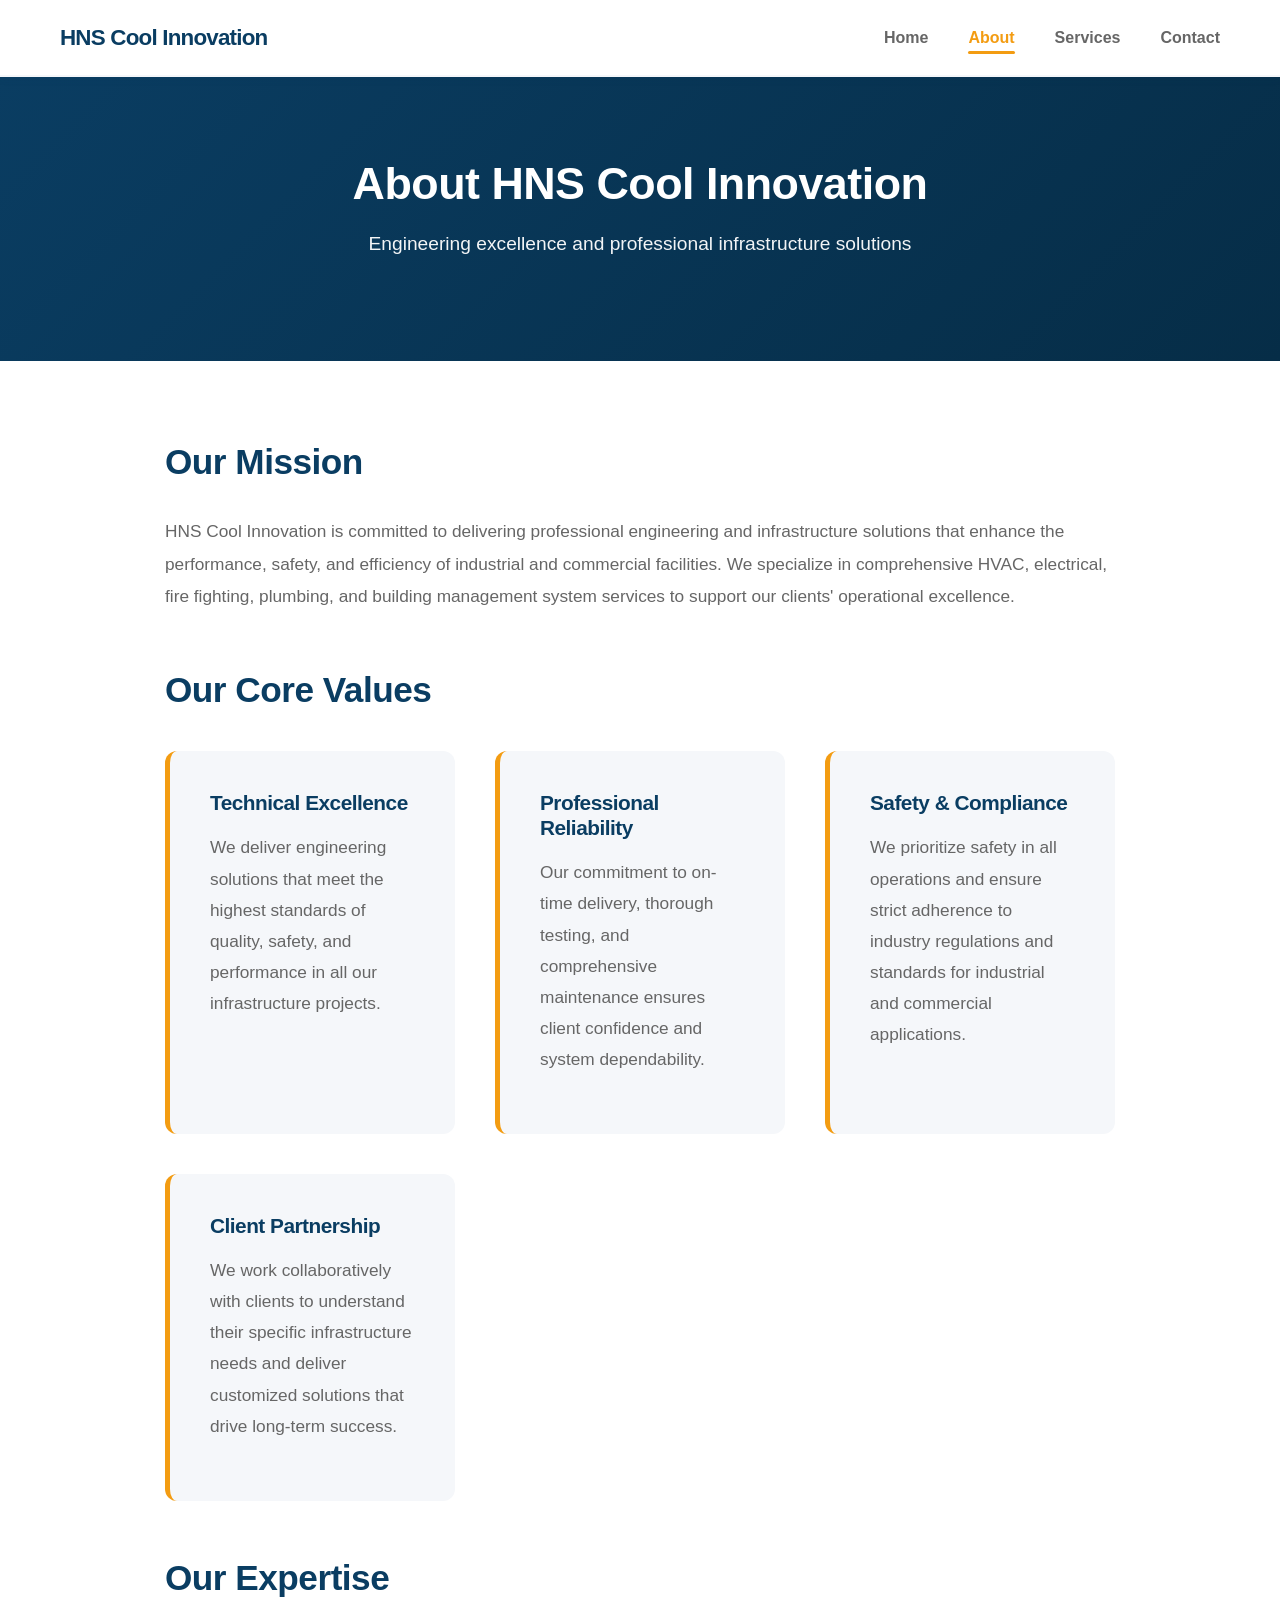
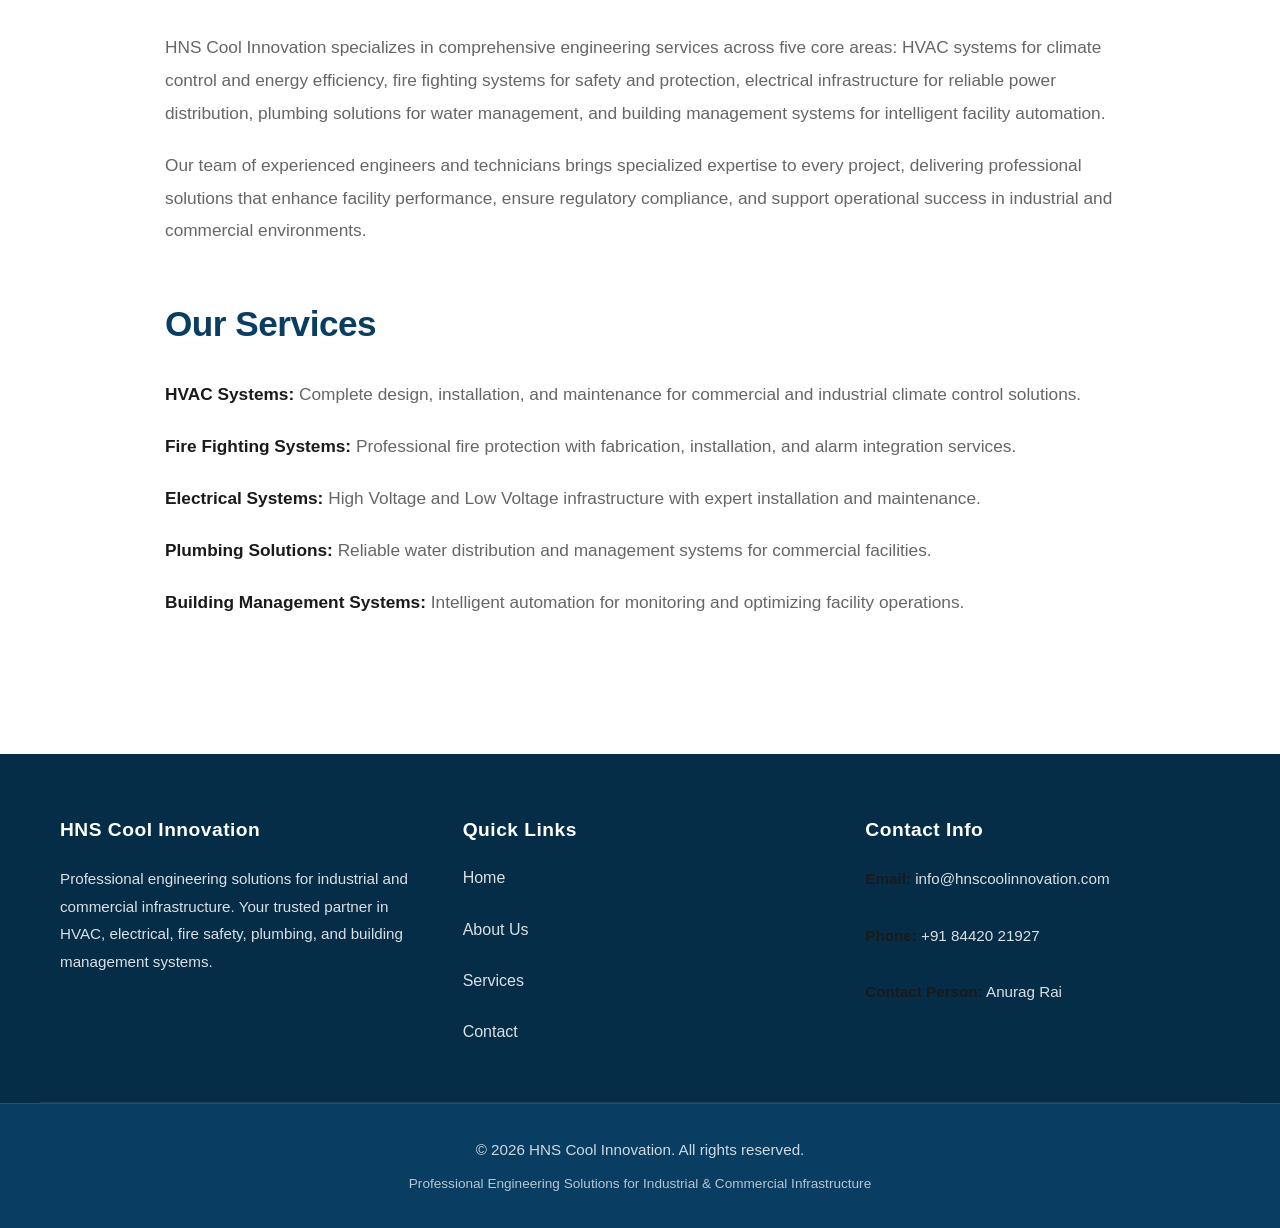
<file: about.html>
<!DOCTYPE html>
<html lang="en">
<head>
    <meta charset="UTF-8">
    <meta name="viewport" content="width=device-width, initial-scale=1.0">
    <meta name="description" content="About HNS Cool Innovation - Professional engineering services company. Learn about our expertise in HVAC, Fire Fighting, Electrical, Plumbing & BMS solutions. Contact: +91 84420 21927">
    <meta name="keywords" content="engineering company, HVAC services, fire protection systems, electrical contractor, infrastructure solutions">
    <title>About Us - HNS Cool Innovation | Professional Engineering Services</title>
    <link rel="stylesheet" href="style.css">
    <!-- Google Analytics -->
    <script async src="https://www.googletagmanager.com/gtag/js?id=G-4N787Q70VN"></script>
    <script>
      window.dataLayer = window.dataLayer || [];
      function gtag(){dataLayer.push(arguments);}
      gtag('js', new Date());
      gtag('config', 'G-4N787Q70VN');
    </script>
</head>
<body>
    <!-- Navigation Header -->
    <header class="header">
        <nav class="navbar">
            <div class="nav-container">
                <div class="logo">
                    <a href="index.html">HNS Cool Innovation</a>
                </div>
                <ul class="nav-links">
                    <li><a href="index.html">Home</a></li>
                    <li><a href="about.html" class="active">About</a></li>
                    <li><a href="services.html">Services</a></li>
                    <li><a href="contact.html">Contact</a></li>
                </ul>
            </div>
        </nav>
    </header>

    <!-- Main Content -->
    <main>
        <!-- Page Header -->
        <section class="page-header">
            <div class="container">
                <h1>About HNS Cool Innovation</h1>
                <p>Engineering excellence and professional infrastructure solutions</p>
            </div>
        </section>

        <!-- About Content -->
        <section class="about-content">
            <div class="container">
                <!-- Mission Section -->
                <div class="about-section">
                    <h2>Our Mission</h2>
                    <p>HNS Cool Innovation is committed to delivering professional engineering and infrastructure solutions that enhance the performance, safety, and efficiency of industrial and commercial facilities. We specialize in comprehensive HVAC, electrical, fire fighting, plumbing, and building management system services to support our clients' operational excellence.</p>
                </div>

                <!-- Values Section -->
                <div class="about-section">
                    <h2>Our Core Values</h2>
                    <div class="values-grid">
                        <div class="value-item">
                            <h3>Technical Excellence</h3>
                            <p>We deliver engineering solutions that meet the highest standards of quality, safety, and performance in all our infrastructure projects.</p>
                        </div>
                        <div class="value-item">
                            <h3>Professional Reliability</h3>
                            <p>Our commitment to on-time delivery, thorough testing, and comprehensive maintenance ensures client confidence and system dependability.</p>
                        </div>
                        <div class="value-item">
                            <h3>Safety & Compliance</h3>
                            <p>We prioritize safety in all operations and ensure strict adherence to industry regulations and standards for industrial and commercial applications.</p>
                        </div>
                        <div class="value-item">
                            <h3>Client Partnership</h3>
                            <p>We work collaboratively with clients to understand their specific infrastructure needs and deliver customized solutions that drive long-term success.</p>
                        </div>
                    </div>
                </div>

                <!-- History Section -->
                <div class="about-section">
                    <h2>Our Expertise</h2>
                    <p>HNS Cool Innovation specializes in comprehensive engineering services across five core areas: HVAC systems for climate control and energy efficiency, fire fighting systems for safety and protection, electrical infrastructure for reliable power distribution, plumbing solutions for water management, and building management systems for intelligent facility automation.</p>
                    <p>Our team of experienced engineers and technicians brings specialized expertise to every project, delivering professional solutions that enhance facility performance, ensure regulatory compliance, and support operational success in industrial and commercial environments.</p>
                </div>

                <!-- Team Section -->
                <div class="about-section">
                    <h2>Our Services</h2>
                    <p><strong>HVAC Systems:</strong> Complete design, installation, and maintenance for commercial and industrial climate control solutions.</p>
                    <p><strong>Fire Fighting Systems:</strong> Professional fire protection with fabrication, installation, and alarm integration services.</p>
                    <p><strong>Electrical Systems:</strong> High Voltage and Low Voltage infrastructure with expert installation and maintenance.</p>
                    <p><strong>Plumbing Solutions:</strong> Reliable water distribution and management systems for commercial facilities.</p>
                    <p><strong>Building Management Systems:</strong> Intelligent automation for monitoring and optimizing facility operations.</p>
                </div>
            </div>
        </section>
    </main>

    <!-- Footer -->
    <footer class="footer">
        <div class="container">
            <div class="footer-section">
                <h3>HNS Cool Innovation</h3>
                <p>Professional engineering solutions for industrial and commercial infrastructure. Your trusted partner in HVAC, electrical, fire safety, plumbing, and building management systems.</p>
            </div>
            <div class="footer-section">
                <h3>Quick Links</h3>
                <ul class="footer-links">
                    <li><a href="index.html">Home</a></li>
                    <li><a href="about.html">About Us</a></li>
                    <li><a href="services.html">Services</a></li>
                    <li><a href="contact.html">Contact</a></li>
                </ul>
            </div>
            <div class="footer-section">
                <h3>Contact Info</h3>
                <p><strong>Email:</strong> <a href="mailto:info@hnscoolinnovation.com">info@hnscoolinnovation.com</a></p>
                <p><strong>Phone:</strong> <a href="tel:+918442021927">+91 84420 21927</a></p>
                <p><strong>Contact Person:</strong> Anurag Rai</p>
            </div>
        </div>
        <div class="footer-bottom">
            <p>&copy; 2026 HNS Cool Innovation. All rights reserved.</p>
            <p>Professional Engineering Solutions for Industrial & Commercial Infrastructure</p>
        </div>
    </footer>
</body>
</html>
</file>
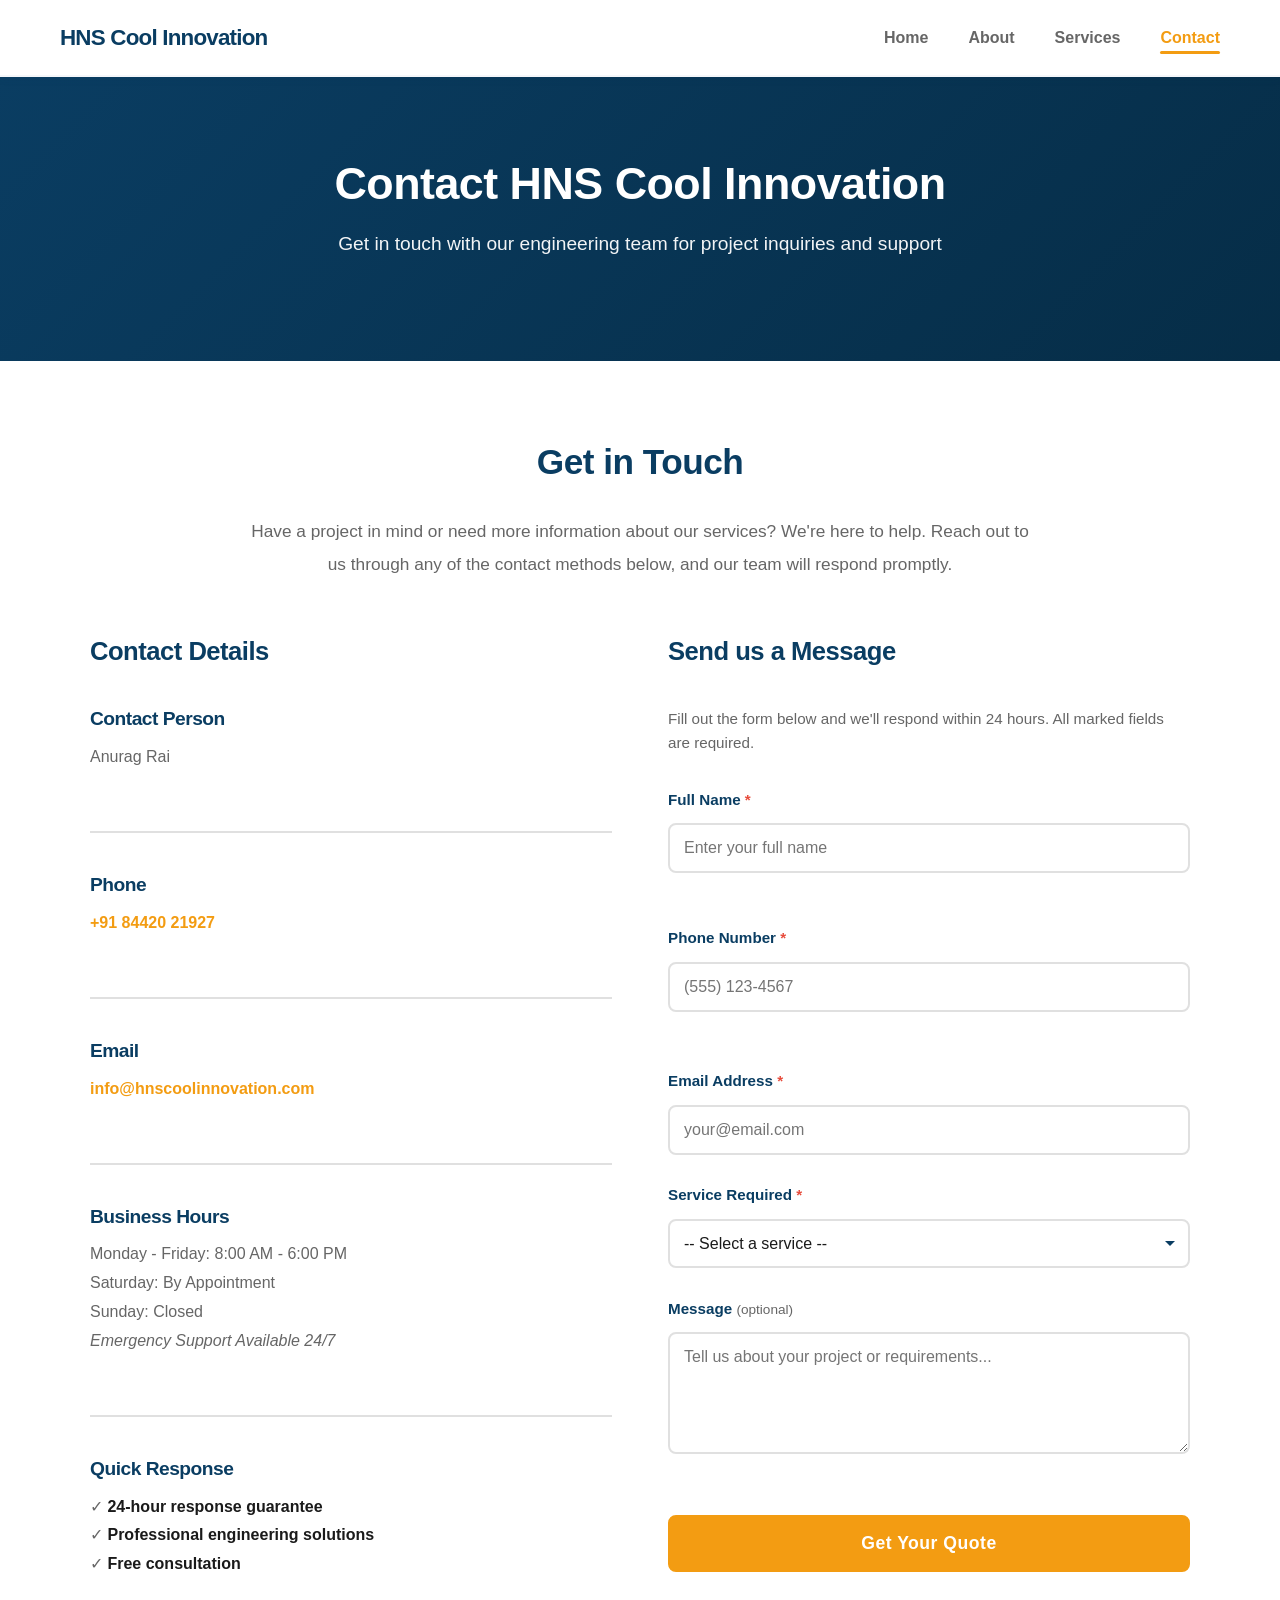
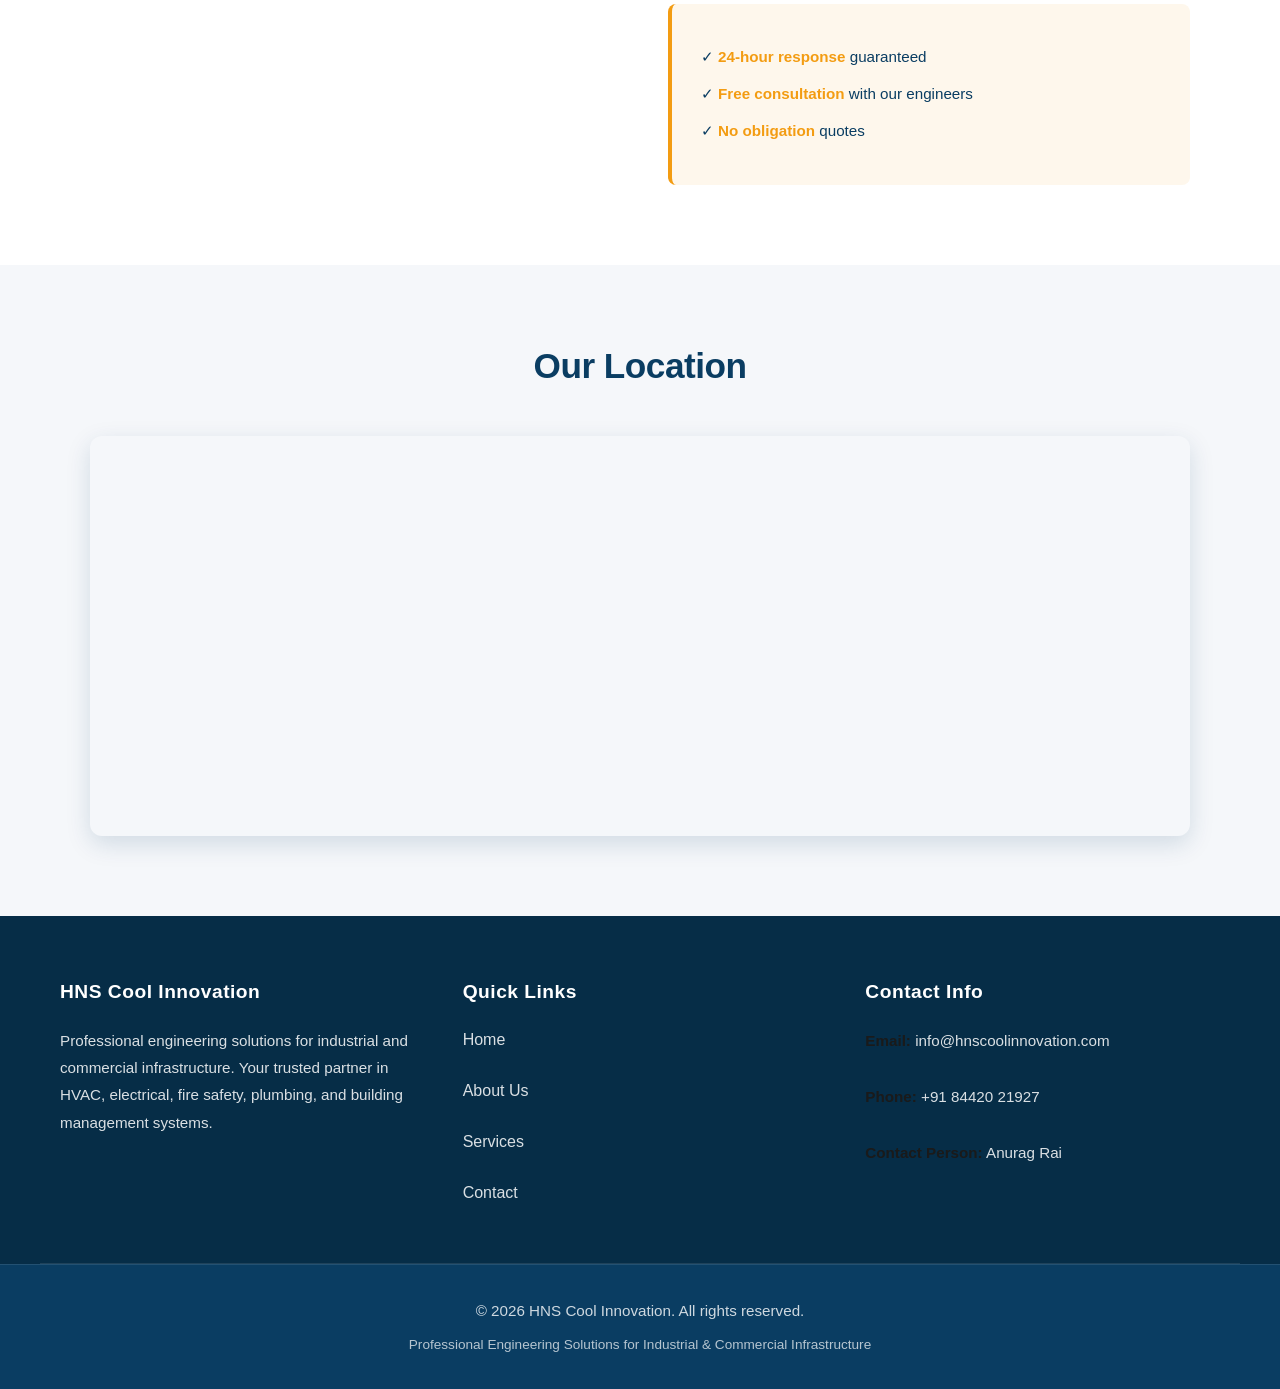
<file: contact.html>
<!DOCTYPE html>
<html lang="en">
<head>
    <meta charset="UTF-8">
    <meta name="viewport" content="width=device-width, initial-scale=1.0">
    <meta name="description" content="Contact HNS Cool Innovation - Professional engineering solutions. Phone: +91 84420 21927. Get expert assistance for HVAC, Fire Fighting, Electrical, Plumbing & BMS services.">
    <meta name="keywords" content="contact engineering services, HVAC contractor near me, fire fighting system, electrical services, plumbing solutions">
    <title>Contact Us - HNS Cool Innovation | Engineering Services</title>
    <link rel="stylesheet" href="style.css">
    <!-- Google Analytics -->
    <script async src="https://www.googletagmanager.com/gtag/js?id=G-4N787Q70VN"></script>
    <script>
      window.dataLayer = window.dataLayer || [];
      function gtag(){dataLayer.push(arguments);}
      gtag('js', new Date());
      gtag('config', 'G-4N787Q70VN');
    </script>
</head>
<body>
    <!-- Navigation Header -->
    <header class="header">
        <nav class="navbar">
            <div class="nav-container">
                <div class="logo">
                    <a href="index.html">HNS Cool Innovation</a>
                </div>
                <ul class="nav-links">
                    <li><a href="index.html">Home</a></li>
                    <li><a href="about.html">About</a></li>
                    <li><a href="services.html">Services</a></li>
                    <li><a href="contact.html" class="active">Contact</a></li>
                </ul>
            </div>
        </nav>
    </header>

    <!-- Main Content -->
    <main>
        <!-- Page Header -->
        <section class="page-header">
            <div class="container">
                <h1>Contact HNS Cool Innovation</h1>
                <p>Get in touch with our engineering team for project inquiries and support</p>
            </div>
        </section>

        <!-- Contact Content -->
        <section class="contact-content">
            <div class="container">
                <div class="contact-intro">
                    <h2>Get in Touch</h2>
                    <p>Have a project in mind or need more information about our services? We're here to help. Reach out to us through any of the contact methods below, and our team will respond promptly.</p>
                </div>
                <div class="contact-wrapper">
                    <!-- Contact Information -->
                    <div class="contact-info">
                        <h2>Contact Details</h2>
                        
                        <div class="info-block">
                            <h3>Contact Person</h3>
                            <p>Anurag Rai</p>
                        </div>

                        <div class="info-block">
                            <h3>Phone</h3>
                            <p>
                                <a href="tel:+918442021927">+91 84420 21927</a>
                            </p>
                        </div>

                        <div class="info-block">
                            <h3>Email</h3>
                            <p>
                                <a href="mailto:info@hnscoolinnovation.com">info@hnscoolinnovation.com</a>
                            </p>
                        </div>

                        <div class="info-block">
                            <h3>Business Hours</h3>
                            <p>
                                Monday - Friday: 8:00 AM - 6:00 PM<br>
                                Saturday: By Appointment<br>
                                Sunday: Closed<br>
                                <em>Emergency Support Available 24/7</em>
                            </p>
                        </div>

                        <div class="info-block">
                            <h3>Quick Response</h3>
                            <p>
                                ✓ <strong>24-hour response guarantee</strong><br>
                                ✓ <strong>Professional engineering solutions</strong><br>
                                ✓ <strong>Free consultation</strong>
                            </p>
                        </div>
                    </div>

                    <!-- Contact Form -->
                    <div class="contact-form">
                        <h2>Send us a Message</h2>
                        <p class="form-intro">Fill out the form below and we'll respond within 24 hours. All marked fields are required.</p>
                        <form id="contact-form" method="POST" action="https://formspree.io/f/YOUR_FORM_ID">
                            <div class="form-row">
                                <div class="form-group">
                                    <label for="name">Full Name <span class="required">*</span></label>
                                    <input 
                                        type="text" 
                                        id="name" 
                                        name="name" 
                                        required 
                                        placeholder="Enter your full name"
                                    >
                                </div>

                                <div class="form-group">
                                    <label for="phone">Phone Number <span class="required">*</span></label>
                                    <input 
                                        type="tel" 
                                        id="phone" 
                                        name="phone" 
                                        required 
                                        placeholder="(555) 123-4567"
                                    >
                                </div>
                            </div>

                            <div class="form-group">
                                <label for="email">Email Address <span class="required">*</span></label>
                                <input 
                                    type="email" 
                                    id="email" 
                                    name="email" 
                                    required 
                                    placeholder="your@email.com"
                                >
                            </div>

                            <div class="form-group">
                                <label for="service">Service Required <span class="required">*</span></label>
                                <select 
                                    id="service" 
                                    name="service" 
                                    required
                                >
                                    <option value="">-- Select a service --</option>
                                    <option value="HVAC">HVAC Systems</option>
                                    <option value="Fire Fighting">Fire Fighting Systems</option>
                                    <option value="Electrical">Electrical Systems</option>
                                    <option value="Plumbing">Plumbing Solutions</option>
                                    <option value="BMS">Building Management Systems</option>
                                    <option value="Other">Other / Not Sure</option>
                                </select>
                            </div>

                            <div class="form-group">
                                <label for="message">Message <span class="optional">(optional)</span></label>
                                <textarea 
                                    id="message" 
                                    name="message" 
                                    rows="5" 
                                    placeholder="Tell us about your project or requirements..."
                                ></textarea>
                            </div>

                            <button type="submit" class="cta-button primary form-submit">Get Your Quote</button>
                            
                            <div class="form-trust-section">
                                <p class="trust-text">✓ <strong>24-hour response</strong> guaranteed</p>
                                <p class="trust-text">✓ <strong>Free consultation</strong> with our engineers</p>
                                <p class="trust-text">✓ <strong>No obligation</strong> quotes</p>
                            </div>
                        </form>
                    </div>
                </div>
            </div>
        </section>

        <!-- Location Section -->
        <section class="location-section">
            <div class="container">
                <h2>Our Location</h2>
                <div class="map-container">
                    <iframe src="https://www.google.com/maps/embed?pb=!1m18!1m12!1m3!1d3558.853189833025!2d80.97072297549114!3d26.87640507666884!2m3!1f0!2f0!3f0!3m2!1i1024!2i768!4f13.1!3m3!1m2!1s0x399bfd1f5c164e59%3A0x80a99f49c1be6fcf!2sU.%20A.%20Enterprises!5e0!3m2!1sen!2sin!4v1773868220254!5m2!1sen!2sin" width="100%" height="400" style="border:0; border-radius:10px;" allowfullscreen="" loading="lazy" referrerpolicy="no-referrer-when-downgrade"></iframe>
                </div>
            </div>
        </section>
    </main>

    <!-- Footer -->
    <footer class="footer">
        <div class="container">
            <div class="footer-section">
                <h3>HNS Cool Innovation</h3>
                <p>Professional engineering solutions for industrial and commercial infrastructure. Your trusted partner in HVAC, electrical, fire safety, plumbing, and building management systems.</p>
            </div>
            <div class="footer-section">
                <h3>Quick Links</h3>
                <ul class="footer-links">
                    <li><a href="index.html">Home</a></li>
                    <li><a href="about.html">About Us</a></li>
                    <li><a href="services.html">Services</a></li>
                    <li><a href="contact.html">Contact</a></li>
                </ul>
            </div>
            <div class="footer-section">
                <h3>Contact Info</h3>
                <p><strong>Email:</strong> <a href="mailto:info@hnscoolinnovation.com">info@hnscoolinnovation.com</a></p>
                <p><strong>Phone:</strong> <a href="tel:+918442021927">+91 84420 21927</a></p>
                <p><strong>Contact Person:</strong> Anurag Rai</p>
            </div>
        </div>
        <div class="footer-bottom">
            <p>&copy; 2026 HNS Cool Innovation. All rights reserved.</p>
            <p>Professional Engineering Solutions for Industrial & Commercial Infrastructure</p>
        </div>
    </footer>

    <!-- WhatsApp Click Handler Script -->
    <script>
    function handleWhatsAppClick(e, label) {
      e.preventDefault();

      // Send event to Google Analytics
      gtag('event', 'whatsapp_click', {
        'event_category': 'contact',
        'event_label': label
      });

      // Delay redirect slightly so event can fire
      setTimeout(function () {
        window.open('https://wa.me/918442021927?text=Hello%20I%20am%20interested%20in%20your%20services', '_blank');
      }, 300);
    }
    </script>
</body>
</html>
</file>
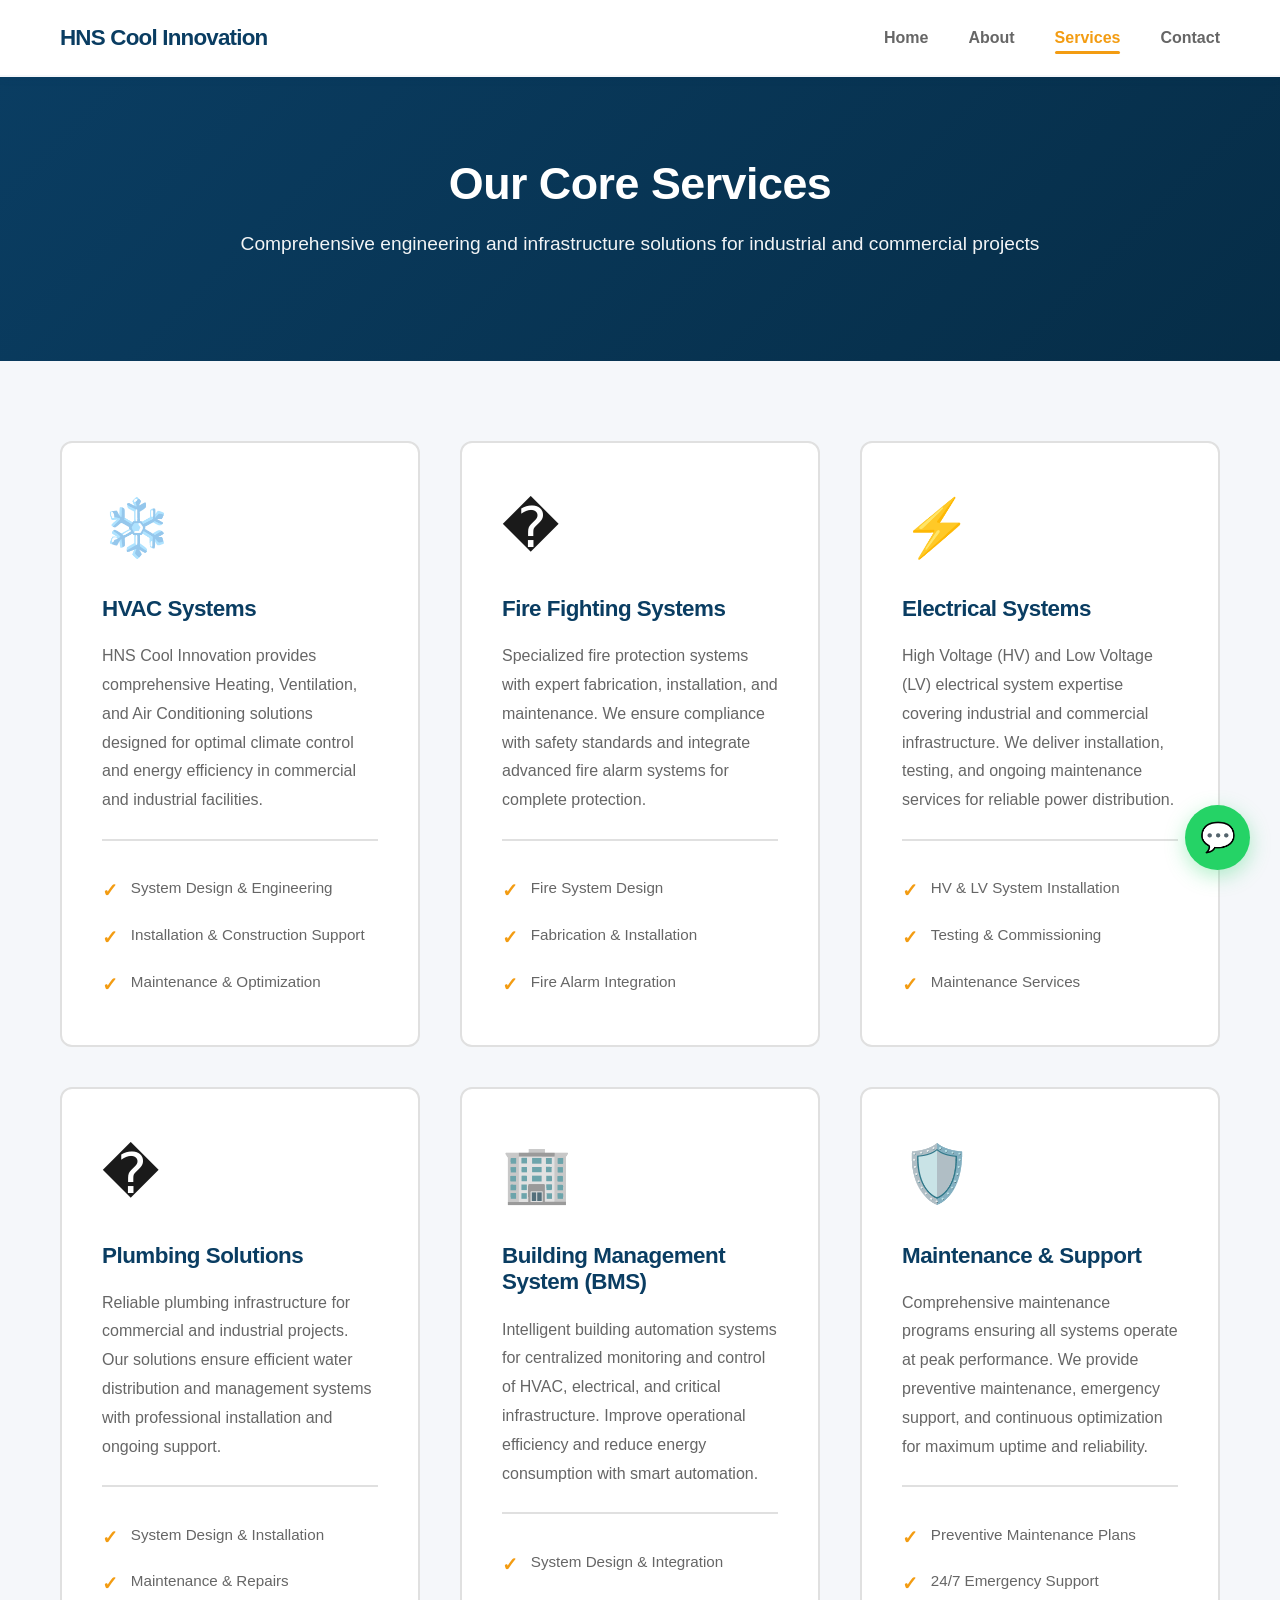
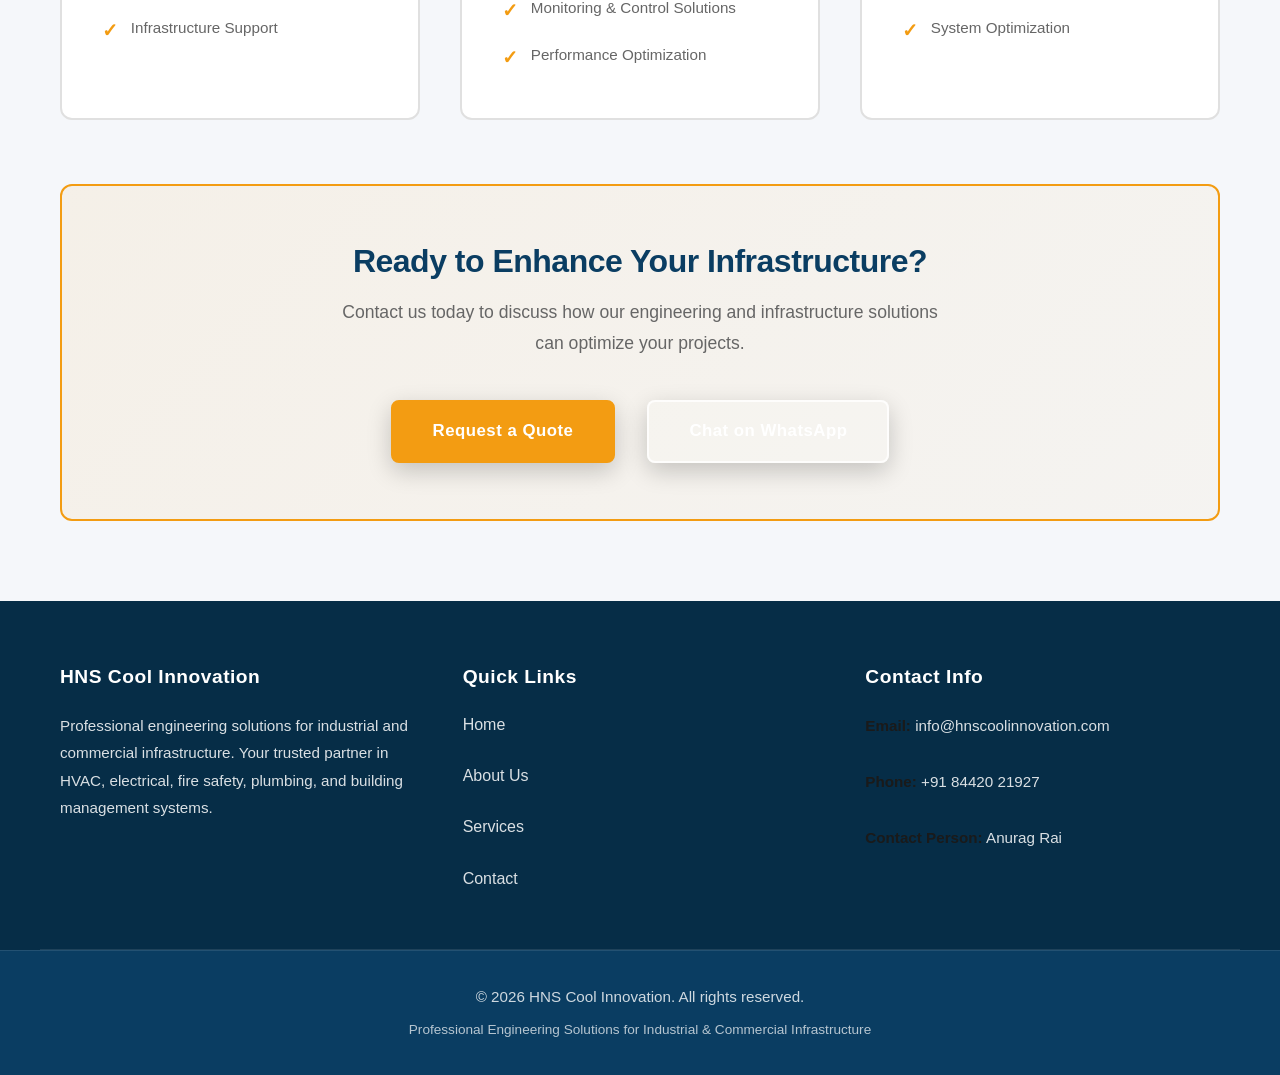
<file: services.html>
<!DOCTYPE html>
<html lang="en">
<head>
    <meta charset="UTF-8">
    <meta name="viewport" content="width=device-width, initial-scale=1.0">
    <meta name="description" content="Professional HVAC, Fire Fighting, Electrical, Plumbing & BMS services by HNS Cool Innovation. Expert engineering solutions for industrial and commercial projects.">
    <meta name="keywords" content="HVAC services, fire fighting systems, electrical infrastructure, plumbing solutions, building management systems, engineering contractor">
    <title>Services - HNS Cool Innovation | Engineering Solutions</title>
    <link rel="stylesheet" href="style.css">
    <!-- Google Analytics -->
    <script async src="https://www.googletagmanager.com/gtag/js?id=G-4N787Q70VN"></script>
    <script>
      window.dataLayer = window.dataLayer || [];
      function gtag(){dataLayer.push(arguments);}
      gtag('js', new Date());
      gtag('config', 'G-4N787Q70VN');
    </script>
</head>
<body>
    <!-- Navigation Header -->
    <header class="header">
        <nav class="navbar">
            <div class="nav-container">
                <div class="logo">
                    <a href="index.html">HNS Cool Innovation</a>
                </div>
                <ul class="nav-links">
                    <li><a href="index.html">Home</a></li>
                    <li><a href="about.html">About</a></li>
                    <li><a href="services.html" class="active">Services</a></li>
                    <li><a href="contact.html">Contact</a></li>
                </ul>
            </div>
        </nav>
    </header>

    <!-- Main Content -->
    <main>
        <!-- Page Header -->
        <section class="page-header">
            <div class="container">
                <h1>Our Core Services</h1>
                <p>Comprehensive engineering and infrastructure solutions for industrial and commercial projects</p>
            </div>
        </section>

        <!-- Services Content -->
        <section class="services-content">
            <div class="container">
                <!-- Service Cards -->
                <div class="services-grid">
                    <!-- Service 1: HVAC -->
                    <div class="service-card">
                        <div class="service-icon">❄️</div>
                        <h3>HVAC Systems</h3>
                        <p>HNS Cool Innovation provides comprehensive Heating, Ventilation, and Air Conditioning solutions designed for optimal climate control and energy efficiency in commercial and industrial facilities.</p>
                        <ul class="service-features">
                            <li>System Design & Engineering</li>
                            <li>Installation & Construction Support</li>
                            <li>Maintenance & Optimization</li>
                        </ul>
                    </div>

                    <!-- Service 2: Fire Fighting Systems -->
                    <div class="service-card">
                        <div class="service-icon">�</div>
                        <h3>Fire Fighting Systems</h3>
                        <p>Specialized fire protection systems with expert fabrication, installation, and maintenance. We ensure compliance with safety standards and integrate advanced fire alarm systems for complete protection.</p>
                        <ul class="service-features">
                            <li>Fire System Design</li>
                            <li>Fabrication & Installation</li>
                            <li>Fire Alarm Integration</li>
                        </ul>
                    </div>

                    <!-- Service 3: Electrical Systems -->
                    <div class="service-card">
                        <div class="service-icon">⚡</div>
                        <h3>Electrical Systems</h3>
                        <p>High Voltage (HV) and Low Voltage (LV) electrical system expertise covering industrial and commercial infrastructure. We deliver installation, testing, and ongoing maintenance services for reliable power distribution.</p>
                        <ul class="service-features">
                            <li>HV & LV System Installation</li>
                            <li>Testing & Commissioning</li>
                            <li>Maintenance Services</li>
                        </ul>
                    </div>

                    <!-- Service 4: Plumbing -->
                    <div class="service-card">
                        <div class="service-icon">�</div>
                        <h3>Plumbing Solutions</h3>
                        <p>Reliable plumbing infrastructure for commercial and industrial projects. Our solutions ensure efficient water distribution and management systems with professional installation and ongoing support.</p>
                        <ul class="service-features">
                            <li>System Design & Installation</li>
                            <li>Maintenance & Repairs</li>
                            <li>Infrastructure Support</li>
                        </ul>
                    </div>

                    <!-- Service 5: Building Management System -->
                    <div class="service-card">
                        <div class="service-icon">🏢</div>
                        <h3>Building Management System (BMS)</h3>
                        <p>Intelligent building automation systems for centralized monitoring and control of HVAC, electrical, and critical infrastructure. Improve operational efficiency and reduce energy consumption with smart automation.</p>
                        <ul class="service-features">
                            <li>System Design & Integration</li>
                            <li>Monitoring & Control Solutions</li>
                            <li>Performance Optimization</li>
                        </ul>
                    </div>

                    <!-- Service 6: Maintenance & Support -->
                    <div class="service-card">
                        <div class="service-icon">🛡️</div>
                        <h3>Maintenance & Support</h3>
                        <p>Comprehensive maintenance programs ensuring all systems operate at peak performance. We provide preventive maintenance, emergency support, and continuous optimization for maximum uptime and reliability.</p>
                        <ul class="service-features">
                            <li>Preventive Maintenance Plans</li>
                            <li>24/7 Emergency Support</li>
                            <li>System Optimization</li>
                        </ul>
                    </div>
                </div>

                <!-- Call to Action -->
                <div class="service-cta">
                    <h2>Ready to Enhance Your Infrastructure?</h2>
                    <p>Contact us today to discuss how our engineering and infrastructure solutions can optimize your projects.</p>
                    <div class="cta-buttons-group">
                        <a href="contact.html" class="cta-button primary">Request a Quote</a>
                        <a href="#" onclick="handleWhatsAppClick(event, 'cta_section_whatsapp')" class="cta-button secondary">Chat on WhatsApp</a>
                    </div>
                </div>
            </div>
        </section>
    </main>

    <!-- WhatsApp Floating Button -->
    <a href="#" onclick="handleWhatsAppClick(event, 'floating_whatsapp')" class="whatsapp-button" title="Chat with us on WhatsApp">
        <span class="whatsapp-icon">💬</span>
    </a>

    <!-- Footer -->
    <footer class="footer">
        <div class="container">
            <div class="footer-section">
                <h3>HNS Cool Innovation</h3>
                <p>Professional engineering solutions for industrial and commercial infrastructure. Your trusted partner in HVAC, electrical, fire safety, plumbing, and building management systems.</p>
            </div>
            <div class="footer-section">
                <h3>Quick Links</h3>
                <ul class="footer-links">
                    <li><a href="index.html">Home</a></li>
                    <li><a href="about.html">About Us</a></li>
                    <li><a href="services.html">Services</a></li>
                    <li><a href="contact.html">Contact</a></li>
                </ul>
            </div>
            <div class="footer-section">
                <h3>Contact Info</h3>
                <p><strong>Email:</strong> <a href="mailto:info@hnscoolinnovation.com">info@hnscoolinnovation.com</a></p>
                <p><strong>Phone:</strong> <a href="tel:+918442021927">+91 84420 21927</a></p>
                <p><strong>Contact Person:</strong> Anurag Rai</p>
            </div>
        </div>
        <div class="footer-bottom">
            <p>&copy; 2026 HNS Cool Innovation. All rights reserved.</p>
            <p>Professional Engineering Solutions for Industrial & Commercial Infrastructure</p>
        </div>
    </footer>

    <!-- WhatsApp Click Handler Script -->
    <script>
    function handleWhatsAppClick(e, label) {
      e.preventDefault();

      // Send event to Google Analytics
      gtag('event', 'whatsapp_click', {
        'event_category': 'contact',
        'event_label': label
      });

      // Delay redirect slightly so event can fire
      setTimeout(function () {
        window.open('https://wa.me/918442021927?text=Hello%20I%20am%20interested%20in%20your%20services', '_blank');
      }, 300);
    }
    </script>
</body>
</html>
</file>
<file: style.css>
/* 
   ===================================
   HNS Cool Innovation - Main Stylesheet
   ===================================
   Premium design for professional engineering company
   Last Updated: 2026
   
   COLOR PALETTE:
   - Primary: Deep Blue (#0A3D62)
   - Secondary: Light Gray (#F5F7FA)
   - Accent: Orange (#F39C12)
   - Text: Dark (#1A1A1A)
   - Muted: (#666666)
*/

/* ==================== */
/* 1. CSS VARIABLES     */
/* ==================== */

:root {
    --primary: #0A3D62;
    --primary-light: #0D5290;
    --primary-dark: #062D47;
    --secondary: #F5F7FA;
    --accent: #F39C12;
    --accent-dark: #E67E22;
    --text-dark: #1A1A1A;
    --text-muted: #666666;
    --border-light: #E0E0E0;
    --shadow-sm: 0 2px 8px rgba(10, 61, 98, 0.08);
    --shadow-md: 0 4px 16px rgba(10, 61, 98, 0.12);
    --shadow-lg: 0 8px 24px rgba(10, 61, 98, 0.15);
    --transition: 0.3s ease;
}

/* ==================== */
/* 1. RESET & BASE      */
/* ==================== */

* {
    margin: 0;
    padding: 0;
    box-sizing: border-box;
}

html {
    scroll-behavior: smooth;
}

body {
    font-family: 'Segoe UI', Tahoma, Geneva, Verdana, sans-serif;
    line-height: 1.6;
    color: var(--text-dark);
    background-color: #ffffff;
}

/* ==================== */
/* 2. TYPOGRAPHY        */
/* ==================== */

h1, h2, h3, h4, h5, h6 {
    font-weight: 700;
    line-height: 1.2;
    margin-bottom: 1.5rem;
    color: var(--primary);
    letter-spacing: -0.5px;
}

h1 {
    font-size: 3rem;
    margin-bottom: 1.5rem;
}

h2 {
    font-size: 2.2rem;
    margin-bottom: 2rem;
}

h3 {
    font-size: 1.5rem;
    margin-bottom: 1rem;
    color: var(--primary);
}

h4 {
    font-size: 1.25rem;
}

p {
    margin-bottom: 1.2rem;
    color: var(--text-muted);
    line-height: 1.8;
}

strong {
    color: var(--text-dark);
    font-weight: 600;
}

a {
    color: var(--primary);
    text-decoration: none;
    transition: color var(--transition);
}

a:hover {
    color: var(--accent);
    text-decoration: none;
}

/* ==================== */
/* 3. LAYOUT UTILITIES  */
/* ==================== */

.container {
    max-width: 1200px;
    margin: 0 auto;
    padding: 0 20px;
}

/* ==================== */
/* 4. HEADER & NAV      */
/* ==================== */

.header {
    background-color: #ffffff;
    border-bottom: 2px solid var(--secondary);
    position: sticky;
    top: 0;
    z-index: 100;
    box-shadow: var(--shadow-sm);
}

.navbar {
    padding: 0;
}

.nav-container {
    max-width: 1200px;
    margin: 0 auto;
    padding: 0 20px;
    display: flex;
    justify-content: space-between;
    align-items: center;
    height: 75px;
    gap: 2rem;
}

.logo a {
    font-size: 1.4rem;
    font-weight: 800;
    color: var(--primary);
    letter-spacing: -0.8px;
    transition: color var(--transition);
}

.logo a:hover {
    color: var(--accent);
    text-decoration: none;
}

.nav-links {
    display: flex;
    list-style: none;
    gap: 2.5rem;
    margin: 0;
}

.nav-links a {
    font-size: 1rem;
    color: var(--text-muted);
    font-weight: 600;
    position: relative;
    transition: color var(--transition);
}

.nav-links a:hover,
.nav-links a.active {
    color: var(--accent);
}

.nav-links a.active::after {
    content: '';
    position: absolute;
    bottom: -8px;
    left: 0;
    width: 100%;
    height: 3px;
    background-color: var(--accent);
    border-radius: 2px;
}

/* ==================== */
/* 5. HERO SECTION      */
/* ==================== */

.hero {
    position: relative;
    overflow: hidden;
    padding: 140px 20px;
    text-align: center;
    min-height: 600px;
    display: flex;
    align-items: center;
    justify-content: center;
}

/* Hero Slider */
.hero-slider {
    position: absolute;
    top: 0;
    left: 0;
    right: 0;
    bottom: 0;
    width: 100%;
    height: 100%;
    z-index: 0;
}

.hero-slide {
    position: absolute;
    top: 0;
    left: 0;
    width: 100%;
    height: 100%;
    background-size: cover;
    background-position: center;
    opacity: 0;
    animation: slideShow 20s infinite;
    background-attachment: fixed;
}

.hero-slide:nth-child(1) {
    animation-delay: 0s;
}

.hero-slide:nth-child(2) {
    animation-delay: 4s;
}

.hero-slide:nth-child(3) {
    animation-delay: 8s;
}

.hero-slide:nth-child(4) {
    animation-delay: 12s;
}

.hero-slide:nth-child(5) {
    animation-delay: 16s;
}

@keyframes slideShow {
    0% {
        opacity: 0;
    }
    10% {
        opacity: 1;
    }
    80% {
        opacity: 1;
    }
    100% {
        opacity: 0;
    }
}

.hero-slide-overlay {
    position: absolute;
    top: 0;
    left: 0;
    right: 0;
    bottom: 0;
    background: linear-gradient(135deg, rgba(10, 61, 98, 0.75) 0%, rgba(6, 45, 71, 0.75) 100%);
    width: 100%;
    height: 100%;
}

.hero-content {
    position: relative;
    z-index: 2;
    max-width: 900px;
    margin: 0 auto;
    color: #ffffff;
}

.hero-content h1 {
    font-size: 3.2rem;
    margin-bottom: 1.5rem;
    color: #ffffff;
    font-weight: 800;
    line-height: 1.3;
    text-shadow: 0 2px 10px rgba(0, 0, 0, 0.3);
}

.hero-content p {
    font-size: 1.3rem;
    margin-bottom: 2.5rem;
    color: rgba(255, 255, 255, 0.95);
    line-height: 1.8;
    text-shadow: 0 1px 5px rgba(0, 0, 0, 0.2);
}

/* ==================== */
/* 6. BUTTONS & CTA     */
/* ==================== */

.cta-button {
    display: inline-block;
    padding: 16px 40px;
    background-color: var(--accent);
    color: #ffffff;
    border: 2px solid var(--accent);
    border-radius: 8px;
    font-size: 1.05rem;
    font-weight: 700;
    cursor: pointer;
    transition: all var(--transition);
    text-decoration: none;
    letter-spacing: 0.5px;
}

.cta-button:hover {
    background-color: var(--accent-dark);
    border-color: var(--accent-dark);
    transform: translateY(-3px);
    box-shadow: 0 8px 20px rgba(243, 156, 18, 0.3);
    text-decoration: none;
}

.cta-button.secondary {
    background-color: transparent;
    border: 2px solid var(--primary);
    color: var(--primary);
    padding: 14px 38px;
}

.cta-button.secondary:hover {
    background-color: var(--primary);
    color: #ffffff;
    border-color: var(--primary);
    box-shadow: 0 8px 20px rgba(10, 61, 98, 0.3);
}

.hero .cta-button {
    background-color: #ffffff;
    color: var(--primary);
    border-color: #ffffff;
    font-weight: 800;
}

.hero .cta-button:hover {
    background-color: rgba(255, 255, 255, 0.95);
    box-shadow: 0 8px 20px rgba(255, 255, 255, 0.3);
}

.cta-button.primary {
    background-color: var(--accent);
    color: #ffffff;
    border-color: var(--accent);
}

.cta-button.primary:hover {
    background-color: var(--accent-dark);
    border-color: var(--accent-dark);
    box-shadow: 0 8px 20px rgba(243, 156, 18, 0.35);
}

/* Hero buttons container */
.hero-buttons {
    display: flex;
    gap: 2rem;
    justify-content: center;
    flex-wrap: wrap;
    margin-top: 3rem;
}

/* ==================== */
/* 7. MAIN CONTENT      */
/* ==================== */

main {
    min-height: calc(100vh - 70px - 200px);
}

/* ==================== */
/* 8. FEATURES SECTION  */
/* ==================== */

.features {
    padding: 100px 20px;
    background-color: var(--secondary);
}

.features .container h2 {
    text-align: center;
    margin-bottom: 3.5rem;
    color: var(--primary);
}

.features-grid {
    display: grid;
    grid-template-columns: repeat(auto-fit, minmax(300px, 1fr));
    gap: 2.5rem;
}

.feature-card {
    background-color: #ffffff;
    padding: 2.5rem;
    border-radius: 12px;
    box-shadow: var(--shadow-md);
    transition: all var(--transition);
    border: 1px solid var(--border-light);
}

.feature-card:hover {
    transform: translateY(-8px);
    box-shadow: var(--shadow-lg);
    border-color: var(--accent);
}

.feature-card h3 {
    color: var(--primary);
    margin-bottom: 1.2rem;
    font-size: 1.5rem;
}

.feature-card p {
    color: var(--text-muted);
    line-height: 1.8;
}

/* ==================== */
/* 8b. TRUST SECTION    */
/* ==================== */

.trust-section {
    padding: 100px 20px;
    background-color: #ffffff;
    border-top: 3px solid var(--accent);
}

.trust-section .container h2 {
    text-align: center;
    color: var(--primary);
    margin-bottom: 3.5rem;
}

.trust-grid {
    display: grid;
    grid-template-columns: repeat(auto-fit, minmax(280px, 1fr));
    gap: 2.5rem;
}

.trust-card {
    background-color: #ffffff;
    padding: 2.5rem;
    border-radius: 12px;
    border: 2px solid var(--border-light);
    transition: all var(--transition);
    text-align: center;
}

.trust-card:hover {
    border-color: var(--accent);
    transform: translateY(-8px);
    box-shadow: var(--shadow-lg);
}

.trust-icon {
    font-size: 3.5rem;
    margin-bottom: 1.5rem;
    display: block;
}

.trust-card h3 {
    color: var(--primary);
    margin-bottom: 1rem;
    font-size: 1.4rem;
}

.trust-card p {
    color: var(--text-muted);
    font-size: 0.95rem;
    line-height: 1.8;
}

/* ==================== */
/* 8c. STATS SECTION    */
/* ==================== */

.stats-section {
    padding: 100px 20px;
    background: linear-gradient(135deg, var(--primary) 0%, var(--primary-light) 100%);
}

.stats-grid {
    display: grid;
    grid-template-columns: repeat(auto-fit, minmax(280px, 1fr));
    gap: 2.5rem;
    max-width: 1100px;
    margin: 0 auto;
}

.stat-card {
    background-color: rgba(255, 255, 255, 0.95);
    padding: 3rem 2rem;
    border-radius: 12px;
    text-align: center;
    border: 1px solid rgba(255, 255, 255, 0.2);
    transition: all var(--transition);
}

.stat-card:hover {
    border-color: var(--accent);
    box-shadow: 0 10px 30px rgba(10, 61, 98, 0.3);
    transform: translateY(-6px);
    background-color: #ffffff;
}

.stat-number {
    font-size: 3.5rem;
    font-weight: 900;
    color: var(--accent);
    margin-bottom: 1rem;
    display: block;
}

.stat-label {
    font-size: 1.2rem;
    color: var(--primary);
    font-weight: 700;
    letter-spacing: 0.5px;
}

.services-preview {
    padding: 100px 20px;
    background-color: var(--secondary);
}

.services-preview .container h2 {
    text-align: center;
    color: var(--primary);
    margin-bottom: 0.8rem;
}

.section-intro {
    text-align: center;
    color: var(--text-muted);
    font-size: 1.15rem;
    margin-bottom: 3.5rem !important;
    font-weight: 500;
}

.services-preview-grid {
    display: grid;
    grid-template-columns: repeat(auto-fit, minmax(260px, 1fr));
    gap: 2rem;
    margin-bottom: 3rem;
}

.service-preview-card {
    background-color: #ffffff;
    border-radius: 12px;
    text-align: center;
    border: 2px solid var(--border-light);
    transition: all var(--transition);
    overflow: hidden;
    display: flex;
    flex-direction: column;
}

.service-preview-image {
    width: 100%;
    height: 200px;
    overflow: hidden;
    background-color: var(--secondary);
}

.service-preview-image img {
    width: 100%;
    height: 100%;
    object-fit: cover;
    transition: transform 0.3s ease;
    display: block;
}

.service-preview-card:hover .service-preview-image img {
    transform: scale(1.08);
}

.service-preview-card:hover {
    border-color: var(--accent);
    transform: translateY(-8px);
    box-shadow: var(--shadow-lg);
}

.service-preview-icon {
    font-size: 3rem;
    margin-bottom: 1rem;
    margin-top: 1.5rem;
    display: block;
}

.service-preview-card h3 {
    color: var(--primary);
    margin-bottom: 0.8rem;
    font-size: 1.3rem;
    padding: 0 1.5rem;
}

.service-preview-card p {
    color: var(--text-muted);
    font-size: 0.95rem;
    margin-bottom: 1.2rem;
    line-height: 1.7;
    padding: 0 1.5rem;
    flex-grow: 1;
}

.service-card-cta {
    display: inline-block;
    padding: 12px 28px;
    background-color: var(--accent);
    color: #ffffff;
    border: none;
    border-radius: 8px;
    font-size: 0.95rem;
    font-weight: 700;
    text-decoration: none;
    cursor: pointer;
    transition: all var(--transition);
    margin: 0 1.5rem 1.5rem;
}

.service-card-cta:hover {
    background-color: var(--accent-dark);
    transform: translateY(-3px);
    box-shadow: 0 6px 16px rgba(243, 156, 18, 0.25);
}

.services-preview-cta {
    text-align: center;
    margin-top: 2.5rem;
}

/* ==================== */
/* 9. TESTIMONIALS      */
/* ==================== */

.testimonials-section {
    padding: 100px 20px;
    background-color: var(--secondary);
}

.testimonials-section h2 {
    text-align: center;
    color: var(--primary);
    margin-bottom: 3.5rem;
    font-weight: 800;
}

.testimonials-grid {
    display: grid;
    grid-template-columns: repeat(auto-fit, minmax(310px, 1fr));
    gap: 2.5rem;
    max-width: 1200px;
    margin: 0 auto;
}

.testimonial-card {
    background-color: #ffffff;
    padding: 2.5rem;
    border-radius: 12px;
    border: 1px solid var(--border-light);
    transition: all var(--transition);
    display: flex;
    flex-direction: column;
    position: relative;
}

.testimonial-card::before {
    content: '"';
    position: absolute;
    top: 1rem;
    left: 1.5rem;
    font-size: 4rem;
    color: var(--accent);
    opacity: 0.2;
    line-height: 0.5;
}

.testimonial-card:hover {
    transform: translateY(-8px);
    box-shadow: var(--shadow-lg);
    border-color: var(--accent);
}

.testimonial-quote {
    color: var(--text-dark);
    font-size: 1rem;
    line-height: 1.8;
    margin-bottom: 1.8rem;
    font-style: italic;
    flex-grow: 1;
    margin-top: 0.5rem;
}

.testimonial-author {
    color: var(--primary);
    font-weight: 700;
    font-size: 1.05rem;
    margin-bottom: 0.3rem;
}

.testimonial-company {
    color: var(--text-muted);
    font-size: 0.9rem;
    font-weight: 500;
}

/* ==================== */
/* 9A. PROJECTS         */
/* ==================== */

.projects-section {
    padding: 100px 20px;
    background-color: #ffffff;
}

.projects-section h2 {
    text-align: center;
    color: var(--primary);
    margin-bottom: 0.8rem;
    font-weight: 800;
}

.section-subtitle {
    text-align: center;
    color: var(--text-muted);
    font-size: 1.15rem;
    margin-bottom: 3.5rem !important;
    font-weight: 500;
}

.projects-grid {
    display: grid;
    grid-template-columns: repeat(auto-fit, minmax(310px, 1fr));
    gap: 2.5rem;
    max-width: 1200px;
    margin: 0 auto;
}

.project-card {
    background-color: var(--secondary);
    padding: 2.5rem;
    border-radius: 12px;
    border: 1px solid var(--border-light);
    text-align: center;
    transition: all var(--transition);
    display: flex;
    flex-direction: column;
}

.project-card:hover {
    transform: translateY(-8px);
    box-shadow: var(--shadow-lg);
    border-color: var(--accent);
    background-color: #ffffff;
}

.project-icon {
    font-size: 3.5rem;
    margin-bottom: 1.2rem;
    display: block;
}

.project-card h3 {
    color: var(--primary);
    font-size: 1.4rem;
    margin-bottom: 1rem;
    font-weight: 700;
}

.project-card p {
    color: var(--text-muted);
    font-size: 0.95rem;
    line-height: 1.8;
    margin: 0;
    flex-grow: 1;
}

/* ==================== */
/* 10. CTA SECTION      */
/* ==================== */

.cta-section {
    background: linear-gradient(135deg, var(--primary) 0%, var(--primary-dark) 100%);
    color: #ffffff;
    padding: 100px 20px;
    text-align: center;
}

.cta-section h2 {
    color: #ffffff;
    margin-bottom: 1rem;
    font-weight: 800;
    font-size: 2.5rem;
}

.cta-section p {
    color: rgba(255, 255, 255, 0.95);
    margin-bottom: 2.5rem;
    font-size: 1.15rem;
    line-height: 1.8;
    max-width: 600px;
    margin-left: auto;
    margin-right: auto;
}

.cta-buttons-group {
    display: flex;
    gap: 2rem;
    justify-content: center;
    flex-wrap: wrap;
}

.cta-buttons-group .cta-button {
    padding: 16px 40px;
    font-size: 1.05rem;
    font-weight: 800;
    box-shadow: 0 8px 24px rgba(0, 0, 0, 0.2);
}

.cta-buttons-group .cta-button.primary {
    background-color: var(--accent);
    color: #ffffff;
    border-color: var(--accent);
}

.cta-buttons-group .cta-button.primary:hover {
    background-color: var(--accent-dark);
    border-color: var(--accent-dark);
    transform: translateY(-4px);
    box-shadow: 0 12px 32px rgba(243, 156, 18, 0.4);
}

.cta-buttons-group .cta-button.secondary {
    background-color: rgba(255, 255, 255, 0.15);
    border: 2px solid rgba(255, 255, 255, 0.8);
    color: #ffffff;
}

.cta-buttons-group .cta-button.secondary:hover {
    background-color: rgba(255, 255, 255, 0.25);
    border-color: #ffffff;
    transform: translateY(-4px);
}

/* ==================== */
/* 10. PAGE HEADER      */
/* ==================== */

.page-header {
    background: linear-gradient(135deg, var(--primary) 0%, var(--primary-dark) 100%);
    color: #ffffff;
    padding: 80px 20px;
    text-align: center;
}

.page-header h1 {
    color: #ffffff;
    font-size: 2.8rem;
    margin-bottom: 1rem;
    font-weight: 800;
}

.page-header p {
    color: rgba(255, 255, 255, 0.95);
    font-size: 1.2rem;
    line-height: 1.8;
}

/* ==================== */
/* 11. ABOUT SECTION    */
/* ==================== */

.about-content {
    padding: 80px 20px;
    background-color: #ffffff;
}

.about-section {
    margin-bottom: 3.5rem;
    max-width: 950px;
    margin-left: auto;
    margin-right: auto;
}

.about-section h2 {
    color: var(--primary);
    margin-bottom: 2rem;
    font-size: 2.2rem;
}

.about-section p {
    font-size: 1.08rem;
    line-height: 1.9;
    color: var(--text-muted);
}

.values-grid {
    display: grid;
    grid-template-columns: repeat(auto-fit, minmax(260px, 1fr));
    gap: 2.5rem;
    margin-top: 2.5rem;
}

.value-item {
    background-color: var(--secondary);
    padding: 2.5rem;
    border-radius: 12px;
    border-left: 5px solid var(--accent);
    transition: all var(--transition);
}

.value-item:hover {
    transform: translateY(-4px);
    box-shadow: var(--shadow-md);
}

.value-item h3 {
    color: var(--primary);
    margin-bottom: 1rem;
    font-size: 1.3rem;
}

.value-item p {
    color: var(--text-muted);
    line-height: 1.8;
}

/* ==================== */
/* 12. SERVICES SECTION */
/* ==================== */

.services-content {
    padding: 80px 20px;
    background-color: var(--secondary);
}

.services-grid {
    display: grid;
    grid-template-columns: repeat(auto-fit, minmax(340px, 1fr));
    gap: 2.5rem;
    margin-bottom: 4rem;
}

.service-card {
    background-color: #ffffff;
    border: 2px solid var(--border-light);
    padding: 2.5rem;
    border-radius: 12px;
    transition: all var(--transition);
}

.service-card:hover {
    border-color: var(--accent);
    box-shadow: var(--shadow-lg);
    transform: translateY(-8px);
}

.service-icon {
    font-size: 3.5rem;
    margin-bottom: 1.5rem;
    display: block;
}

.service-card h3 {
    color: var(--primary);
    margin-bottom: 1.2rem;
    font-size: 1.4rem;
}

.service-features {
    list-style: none;
    margin-top: 1.5rem;
    padding-top: 1.5rem;
    border-top: 2px solid var(--border-light);
}

.service-features li {
    padding: 0.7rem 0;
    color: var(--text-muted);
    position: relative;
    padding-left: 1.8rem;
    font-size: 0.95rem;
}

.service-features li::before {
    content: '✓';
    position: absolute;
    left: 0;
    color: var(--accent);
    font-weight: bold;
    font-size: 1.2rem;
}

.service-cta {
    text-align: center;
    padding: 3.5rem 2rem;
    background: linear-gradient(135deg, rgba(243, 156, 18, 0.08) 0%, rgba(243, 156, 18, 0.04) 100%);
    border-radius: 12px;
    border: 2px solid var(--accent);
    margin-top: 4rem;
}

.service-cta h2 {
    color: var(--primary);
    margin-bottom: 1rem;
    font-size: 2rem;
    font-weight: 800;
}

.service-cta p {
    font-size: 1.1rem;
    color: var(--text-muted);
    margin-bottom: 2.5rem;
    max-width: 600px;
    margin-left: auto;
    margin-right: auto;
}

/* ==================== */
/* 13. CONTACT SECTION  */
/* ==================== */

.contact-content {
    padding: 80px 20px;
    background-color: #ffffff;
}

.contact-intro {
    max-width: 800px;
    margin: 0 auto 3.5rem;
    text-align: center;
}

.contact-intro h2 {
    color: var(--primary);
    margin-bottom: 2rem;
    font-size: 2.2rem;
}

.contact-intro p {
    font-size: 1.08rem;
    line-height: 1.9;
    color: var(--text-muted);
}

.contact-wrapper {
    display: grid;
    grid-template-columns: 1fr 1fr;
    gap: 3.5rem;
    max-width: 1100px;
    margin: 0 auto;
}

.contact-info h2,
.contact-form h2 {
    color: var(--primary);
    margin-bottom: 2.5rem;
    font-size: 1.6rem;
}

.info-block {
    margin-bottom: 2.5rem;
    padding-bottom: 2.5rem;
    border-bottom: 2px solid var(--border-light);
}

.info-block:last-child {
    border-bottom: none;
    margin-bottom: 0;
    padding-bottom: 0;
}

.info-block h3 {
    color: var(--primary);
    margin-bottom: 0.8rem;
    font-size: 1.2rem;
    font-weight: 700;
}

.info-block p {
    color: var(--text-muted);
    line-height: 1.8;
}

.info-block a {
    color: var(--accent);
    font-weight: 600;
    transition: color var(--transition);
}

.info-block a:hover {
    color: var(--accent-dark);
}

/* ==================== */
/* 14. LOCATION SECTION */
/* ==================== */

.location-section {
    padding: 80px 20px;
    background-color: var(--secondary);
}

.location-section h2 {
    text-align: center;
    color: var(--primary);
    margin-bottom: 3rem;
    font-size: 2.2rem;
    font-weight: 800;
}

.map-container {
    max-width: 1100px;
    margin: 0 auto;
    border-radius: 12px;
    overflow: hidden;
    box-shadow: var(--shadow-lg);
}

.map-container iframe {
    display: block;
    width: 100%;
    height: 400px;
}

/* ==================== */
/* 15. FORM STYLES      */
/* ==================== */

.form-group {
    margin-bottom: 1.8rem;
}

.form-row {
    display: grid;
    grid-template-columns: repeat(auto-fit, minmax(250px, 1fr));
    gap: 1.5rem;
    margin-bottom: 1.8rem;
}

.form-group label {
    display: block;
    margin-bottom: 0.7rem;
    font-weight: 700;
    color: var(--primary);
    font-size: 0.95rem;
}

.required {
    color: #e74c3c;
    font-weight: 800;
}

.optional {
    color: var(--text-muted);
    font-weight: 400;
    font-size: 0.85rem;
}

.form-group input,
.form-group select,
.form-group textarea {
    width: 100%;
    padding: 14px;
    border: 2px solid var(--border-light);
    border-radius: 8px;
    font-family: inherit;
    font-size: 1rem;
    transition: all var(--transition);
    background-color: #ffffff;
    color: var(--text-dark);
}

.form-group select {
    cursor: pointer;
    appearance: none;
    background-image: url("data:image/svg+xml,%3Csvg xmlns='http://www.w3.org/2000/svg' width='12' height='12' viewBox='0 0 12 12'%3E%3Cpath fill='%230A3D62' d='M6 9L1 4h10z'/%3E%3C/svg%3E");
    background-repeat: no-repeat;
    background-position: right 12px center;
    padding-right: 36px;
}

.form-group input:focus,
.form-group select:focus,
.form-group textarea:focus {
    outline: none;
    border-color: var(--accent);
    box-shadow: 0 0 0 4px rgba(243, 156, 18, 0.1);
    background-color: rgba(243, 156, 18, 0.02);
}

.form-group textarea {
    resize: vertical;
    min-height: 120px;
}

.form-intro {
    color: var(--text-muted);
    margin-bottom: 2rem;
    font-size: 0.95rem;
    line-height: 1.6;
}

.form-submit {
    width: 100%;
    padding: 16px;
    font-size: 1.1rem;
    font-weight: 800;
    margin-top: 1.5rem;
}

.form-submit:hover {
    transform: translateY(-3px);
}

.form-trust-section {
    background-color: rgba(243, 156, 18, 0.08);
    padding: 1.8rem;
    border-radius: 8px;
    margin-top: 2rem;
    border-left: 4px solid var(--accent);
}

.trust-text {
    margin: 0.8rem 0;
    color: var(--primary);
    font-size: 0.95rem;
    line-height: 1.6;
}

.trust-text strong {
    color: var(--accent);
    font-weight: 800;
}

.form-note {
    font-size: 0.9rem;
    color: var(--text-muted);
    margin-top: 1rem;
    font-style: italic;
}

/* ==================== */
/* 15. FOOTER           */
/* ==================== */

.footer {
    background-color: var(--primary-dark);
    color: #ffffff;
    padding: 0;
    margin-top: auto;
}

.footer .container {
    display: grid;
    grid-template-columns: repeat(auto-fit, minmax(250px, 1fr));
    gap: 3rem;
    padding: 4rem 20px 2rem;
    border-bottom: 1px solid rgba(255, 255, 255, 0.1);
}

.footer-section {
    display: flex;
    flex-direction: column;
}

.footer-section h3 {
    color: #ffffff;
    font-size: 1.2rem;
    margin-bottom: 1.5rem;
    font-weight: 800;
    letter-spacing: 0.5px;
}

.footer-section p {
    color: rgba(255, 255, 255, 0.85);
    font-size: 0.95rem;
    line-height: 1.8;
    margin-bottom: 1rem;
}

.footer-section a {
    color: rgba(255, 255, 255, 0.85);
    transition: color var(--transition);
    display: inline-block;
    margin-bottom: 0.8rem;
    font-weight: 500;
}

.footer-section a:hover {
    color: var(--accent);
    text-decoration: none;
}

.footer-links {
    list-style: none;
}

.footer-links li {
    margin-bottom: 0.8rem;
}

.footer-bottom {
    text-align: center;
    padding: 2rem 20px;
    border-top: 1px solid rgba(255, 255, 255, 0.1);
    background-color: var(--primary);
}

.footer-bottom p {
    color: rgba(255, 255, 255, 0.8);
    margin-bottom: 0.5rem;
    font-size: 0.95rem;
}

.footer-bottom p:last-child {
    margin-bottom: 0;
    font-size: 0.85rem;
    color: rgba(255, 255, 255, 0.7);
}

/* ==================== */
/* 16. RESPONSIVE       */
/* ==================== */

@media (max-width: 1024px) {
    h1 {
        font-size: 2.5rem;
    }

    h2 {
        font-size: 2rem;
    }

    .hero-content h1 {
        font-size: 2.8rem;
    }

    .page-header h1 {
        font-size: 2.4rem;
    }
}

@media (max-width: 768px) {
    h1 {
        font-size: 2rem;
    }

    h2 {
        font-size: 1.6rem;
    }

    h3 {
        font-size: 1.3rem;
    }

    .nav-container {
        height: auto;
        gap: 1rem;
        padding: 12px 20px;
    }

    .nav-links {
        gap: 1.2rem;
        flex-wrap: wrap;
        justify-content: center;
    }

    .nav-links a {
        font-size: 0.9rem;
    }

    .hero {
        padding: 100px 20px;
        min-height: 500px;
    }

    .hero-content h1 {
        font-size: 2rem;
    }

    .hero-content p {
        font-size: 1.1rem;
    }

    .hero-buttons {
        gap: 1.2rem;
        margin-top: 2rem;
    }

    .service-preview-image {
        height: 150px;
    }

    .cta-button {
        padding: 13px 32px;
        font-size: 0.95rem;
    }

    .contact-wrapper {
        grid-template-columns: 1fr;
    }

    .page-header h1 {
        font-size: 2rem;
    }

    .page-header p {
        font-size: 1.1rem;
    }

    .features,
    .services-content,
    .services-preview,
    .stats-section,
    .trust-section,
    .testimonials-section,
    .projects-section,
    .about-content,
    .contact-content,
    .location-section,
    .cta-section {
        padding: 60px 20px;
    }

    .map-container iframe {
        height: 300px;
    }

    .cta-buttons-group {
        gap: 1.5rem;
    }

    .cta-buttons-group .cta-button {
        padding: 14px 32px;
        font-size: 1rem;
    }

    .service-cta {
        padding: 2.5rem 1.5rem;
    }

    .services-preview-grid {
        grid-template-columns: repeat(auto-fit, minmax(200px, 1fr));
    }

    .trust-grid {
        grid-template-columns: repeat(auto-fit, minmax(200px, 1fr));
        gap: 1.5rem;
    }

    .testimonials-grid,
    .projects-grid {
        grid-template-columns: 1fr;
        gap: 1.8rem;
    }

    .stats-grid {
        grid-template-columns: repeat(2, 1fr);
        gap: 1.5rem;
    }

    .stat-number {
        font-size: 2.8rem;
    }

    .footer .container {
        grid-template-columns: repeat(2, 1fr);
        gap: 2rem;
        padding: 3rem 20px 1rem;
    }
}

@media (max-width: 480px) {
    .nav-container {
        flex-direction: column;
        gap: 0.8rem;
        padding: 10px 20px;
    }

    .nav-links {
        flex-wrap: wrap;
        justify-content: center;
        gap: 0.6rem;
    }

    .nav-links a {
        font-size: 0.8rem;
    }

    h1 {
        font-size: 1.5rem;
    }

    h2 {
        font-size: 1.3rem;
    }

    h3 {
        font-size: 1.1rem;
    }

    .hero {
        padding: 70px 20px;
        min-height: 400px;
    }

    .hero-content h1 {
        font-size: 1.4rem;
        line-height: 1.4;
    }

    .hero-content p {
        font-size: 0.9rem;
    }

    .hero-buttons {
        flex-direction: column;
        gap: 1rem;
        margin-top: 1.5rem;
    }

    .service-preview-image {
        height: 120px;
    }

    .cta-button {
        display: block;
        width: 100%;
        padding: 12px 20px;
        font-size: 0.9rem;
    }

    .features-grid,
    .services-grid,
    .values-grid,
    .trust-grid,
    .stats-grid,
    .services-preview-grid,
    .testimonials-grid,
    .projects-grid {
        grid-template-columns: 1fr;
    }

    .testimonial-card,
    .project-card {
        padding: 2rem;
    }

    .stat-card {
        padding: 2rem 1.5rem;
    }

    .stat-number {
        font-size: 2.2rem;
    }

    .contact-wrapper {
        gap: 2rem;
    }

    .page-header h1 {
        font-size: 1.5rem;
    }

    .cta-section {
        padding: 50px 20px;
    }

    .cta-section h2 {
        font-size: 1.8rem;
    }

    .cta-buttons-group {
        flex-direction: column;
        gap: 1rem;
    }

    .cta-buttons-group .cta-button {
        display: block;
        width: 100%;
        padding: 13px 24px;
        font-size: 0.95rem;
    }

    .location-section {
        padding: 40px 20px;
    }

    .location-section h2 {
        font-size: 1.6rem;
        margin-bottom: 2rem;
    }

    .map-container iframe {
        height: 250px;
    }

    .service-cta {
        padding: 2rem 1.5rem;
        margin-top: 3rem;
    }

    .form-row {
        grid-template-columns: 1fr;
    }

    .features,
    .services-content,
    .services-preview,
    .stats-section,
    .trust-section,
    .about-content,
    .contact-content {
        padding: 40px 20px;
    }

    .footer .container {
        grid-template-columns: 1fr;
        gap: 1.5rem;
        padding: 2rem 20px 1rem;
    }
}

/* ==================== */
/* 17. ACCESSIBILITY    */
/* ==================== */

@media (prefers-reduced-motion: reduce) {
    * {
        animation-duration: 0.01ms !important;
        animation-iteration-count: 1 !important;
        transition-duration: 0.01ms !important;
    }
}

/* High contrast mode support */
@media (prefers-contrast: more) {
    .feature-card,
    .service-card,
    .trust-card,
    .stat-card {
        border: 2px solid var(--primary);
    }
    
    a {
        text-decoration: underline;
    }
}

/* ==================== */
/* 18. WHATSAPP BUTTON  */
/* ==================== */

.whatsapp-button {
    position: fixed;
    bottom: 30px;
    right: 30px;
    width: 65px;
    height: 65px;
    background-color: #25d366;
    border-radius: 50%;
    display: flex;
    align-items: center;
    justify-content: center;
    box-shadow: 0 6px 20px rgba(37, 211, 102, 0.35);
    z-index: 999;
    transition: all var(--transition);
    text-decoration: none;
    border: none;
    cursor: pointer;
}

.whatsapp-button:hover {
    background-color: #20ba5a;
    transform: scale(1.12);
    box-shadow: 0 8px 28px rgba(37, 211, 102, 0.5);
    text-decoration: none;
}

.whatsapp-icon {
    font-size: 1.8rem;
    display: flex;
    align-items: center;
    justify-content: center;
    line-height: 1;
}

/* Mobile devices */
@media (max-width: 480px) {
    .whatsapp-button {
        bottom: 20px;
        right: 20px;
        width: 60px;
        height: 60px;
    }
    
    .whatsapp-icon {
        font-size: 1.6rem;
    }
}
</file>
